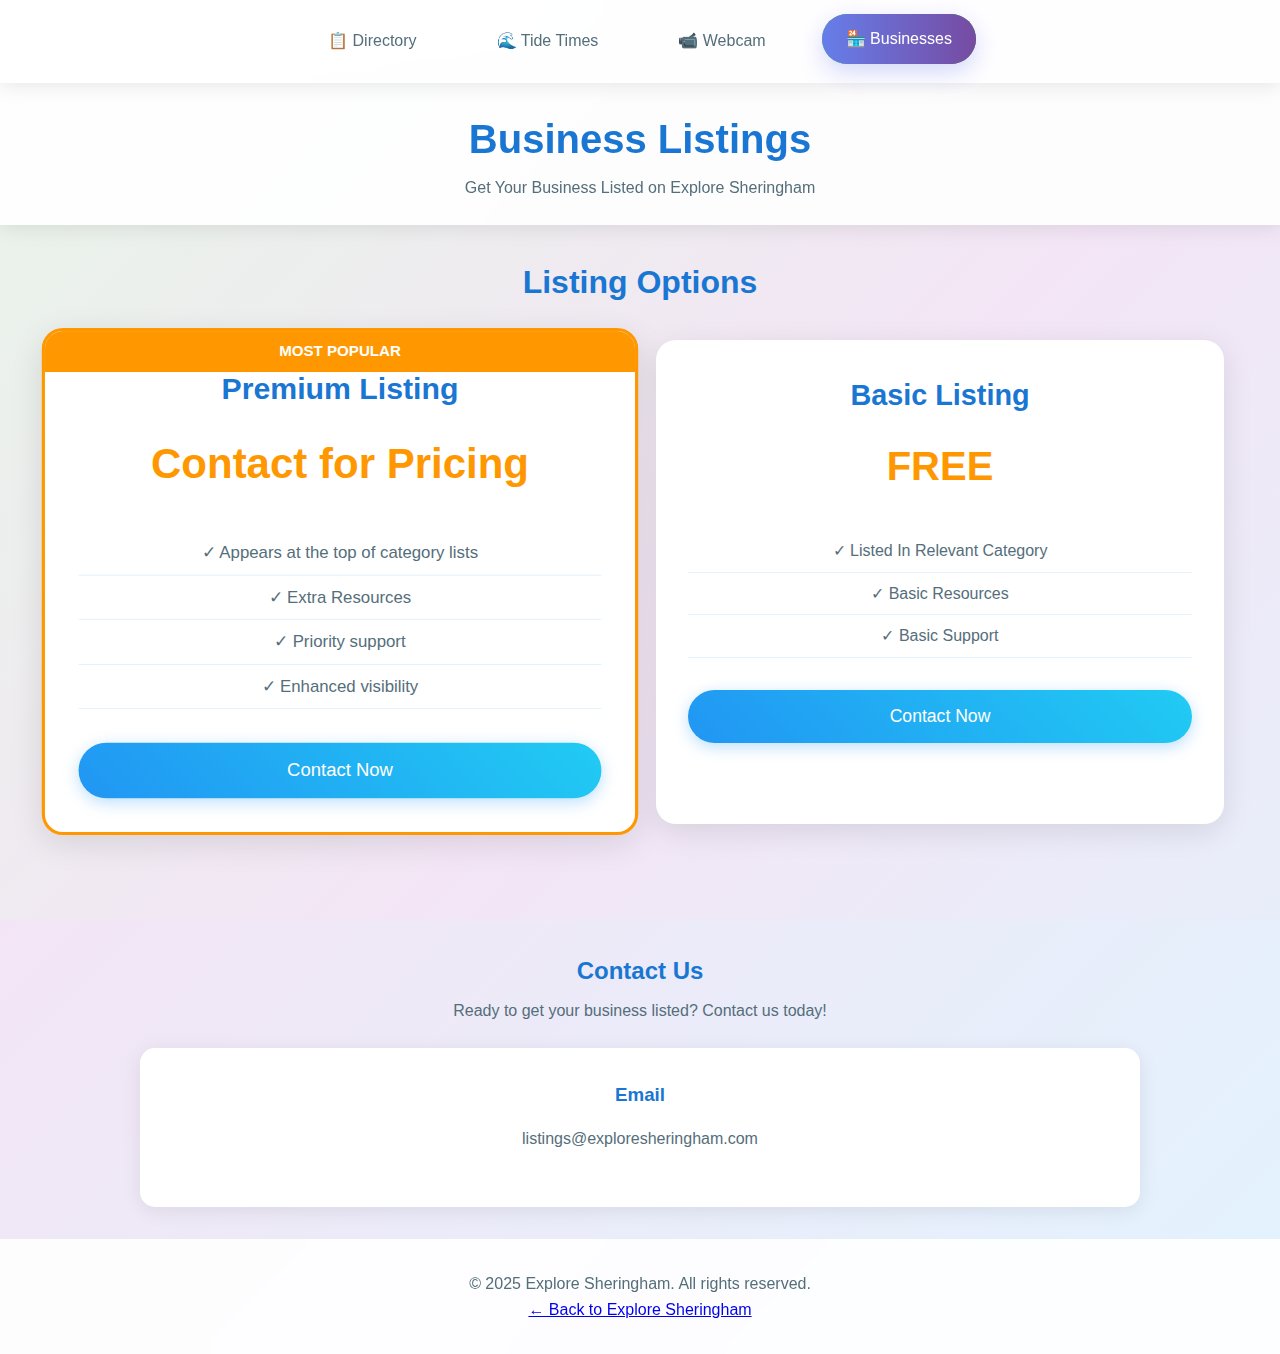
<file: pricing.html>
<!DOCTYPE html>
<html lang="en">
<head>
    <meta charset="UTF-8">
    <meta name="viewport" content="width=device-width, initial-scale=1.0">
    <title>Business Listings - Explore Sheringham</title>
    <link rel="stylesheet" href="style.css">
</head>
<body>
    <nav class="navbar">
        <div class="navbar-container">
            <a href="index.html#directory" class="nav-item">📋 Directory</a>
            <a href="tides.html" class="nav-item">🌊 Tide Times</a>
            <a href="webcam.html" class="nav-item">📹 Webcam</a>
            <a href="pricing.html" class="nav-item active">🏪 Businesses</a>
        </div>
    </nav>

    <header>
        <h1 class="title">Business Listings</h1>
        <p class="subtitle">Get Your Business Listed on Explore Sheringham</p>
    </header>

    <section class="pricing-section">
        <div class="pricing-container">
            <h2>Listing Options</h2>
            <div class="pricing-cards">
                <div class="pricing-card featured">
                    <div class="pricing-header">
                        <h3>Premium Listing</h3>
                        <div class="price">Contact for Pricing</div>
                    </div>
                    <ul>
                        <li>✓ Appears at the top of category lists</li>
                        <li>✓ Extra Resources</li>
                        <li>✓ Priority support</li>
                        <li>✓ Enhanced visibility</li>
                    </ul>
                    <button class="pricing-btn contact-btn">Contact Now</button>
                </div>

                <div class="pricing-card basic">
                    <div class="pricing-header">
                        <h3>Basic Listing</h3>
                        <div class="price">FREE</div>
                    </div>
                    <ul>
                        <li>✓ Listed In Relevant Category</li>
                        <li>✓ Basic Resources</li>
                        <li>✓ Basic Support</li>
                    </ul>
                    <button class="pricing-btn contact-btn">Contact Now</button>
                </div>
            </div>
        </div>
    </section>

    <section class="contact-section">
        <h2>Contact Us</h2>
        <p>Ready to get your business listed? Contact us today!</p>
        <div class="contact-info">
            <div class="contact-item">
                <h3>Email</h3>
                <p>listings@exploresheringham.com</p>
            </div>
        </div>
    </section>

    <footer>
        <p>&copy; 2025 Explore Sheringham. All rights reserved.</p>
        <a href="index.html" class="back-link">← Back to Explore Sheringham</a>
    </footer>

    <script src="script.js"></script>
</body>
</html>
</file>
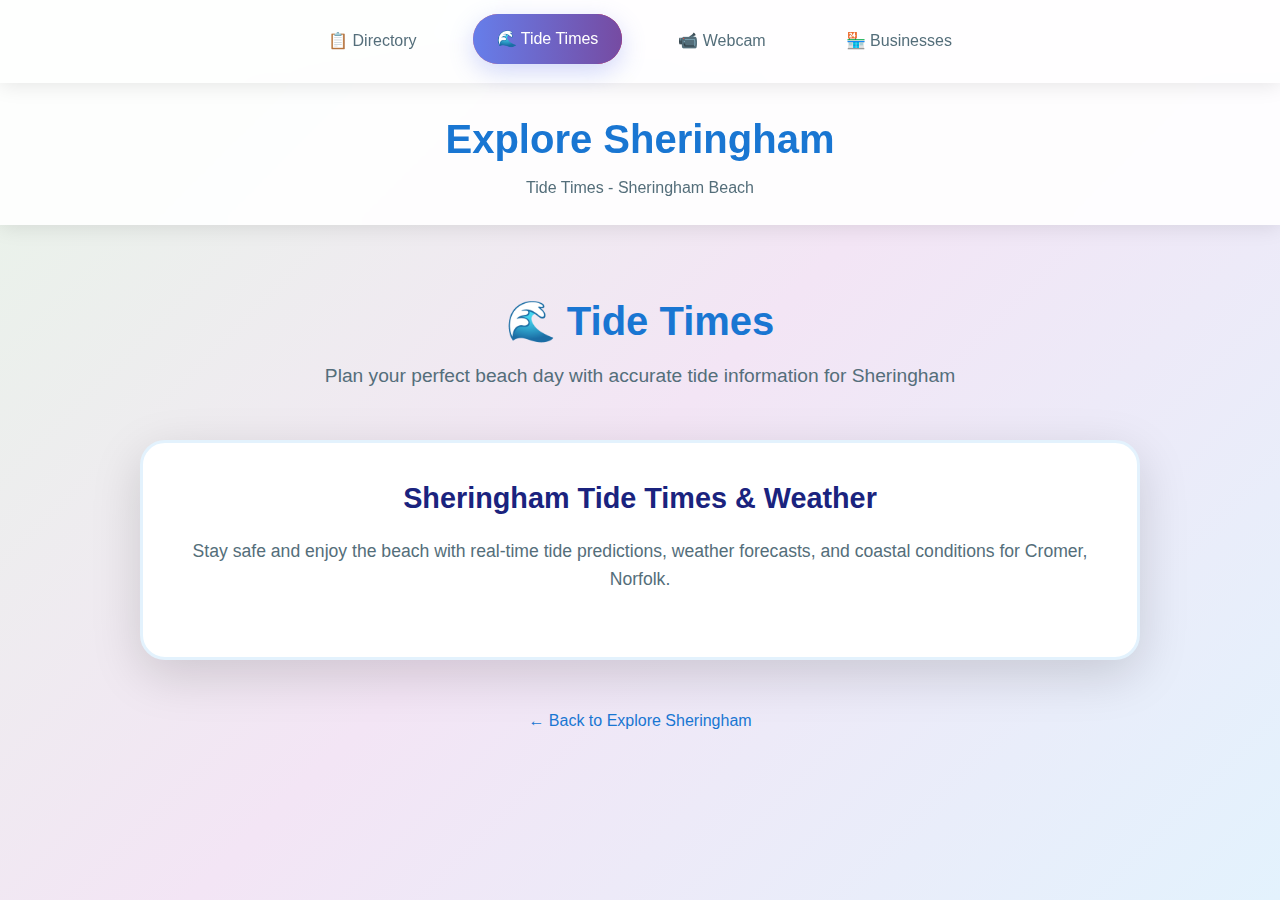
<file: tides.html>
<!DOCTYPE html>
<html lang="en">
<head>
    <meta charset="UTF-8">
    <meta name="viewport" content="width=device-width, initial-scale=1.0">
    <title>Tide Times - Sheringham Beach</title>
    <link rel="stylesheet" href="style.css">
    <style>
        .tides-container {
            max-width: 1200px;
            margin: 2rem auto;
            padding: 2rem;
        }

        .tides-header {
            text-align: center;
            margin-bottom: 3rem;
        }

        .tides-header h1 {
            font-size: 2.5rem;
            color: #1976d2;
            margin-bottom: 0.5rem;
        }

        .tides-header p {
            font-size: 1.2rem;
            color: #546e7a;
        }

    .tides-widget {
        background: white;
        border-radius: 25px;
        padding: 2rem;
        box-shadow: 0 15px 50px rgba(0, 0, 0, 0.15);
        border: 3px solid #e3f2fd;
        margin: 0 auto;
        max-width: 1000px;
        display: flex;
        flex-direction: column;
        align-items: center;
        text-align: center;
    }

        .tides-info {
            text-align: center;
            margin-bottom: 2rem;
        }

        .tides-info h2 {
            color: #1a237e;
            font-size: 1.8rem;
            margin-bottom: 1rem;
        }

        .tides-info p {
            color: #546e7a;
            font-size: 1.1rem;
            line-height: 1.6;
        }

        .back-link {
            display: block;
            text-align: center;
            margin-top: 3rem;
            color: #1976d2;
            text-decoration: none;
            font-weight: 500;
            transition: color 0.3s ease;
        }

        .back-link:hover {
            color: #1565c0;
        }

        @media (max-width: 768px) {
            .tides-widget {
                padding: 1.5rem;
                border-radius: 20px;
            }

            .tides-info h2 {
                font-size: 1.5rem;
            }
        }
    </style>
</head>
<body>
    <nav class="navbar">
        <div class="navbar-container">
            <a href="index.html#directory" class="nav-item">📋 Directory</a>
            <a href="tides.html" class="nav-item active">🌊 Tide Times</a>
            <a href="webcam.html" class="nav-item">📹 Webcam</a>
            <a href="pricing.html" class="nav-item">🏪 Businesses</a>
        </div>
    </nav>

    <header>
        <h1 class="title">Explore Sheringham</h1>
        <p class="subtitle">Tide Times - Sheringham Beach</p>
    </header>

    <div class="tides-container">
        <div class="tides-header">
            <h1>🌊 Tide Times</h1>
            <p>Plan your perfect beach day with accurate tide information for Sheringham</p>
        </div>

        <div class="tides-widget">
            <div class="tides-info">
                <h2>Sheringham Tide Times & Weather</h2>
                <p>Stay safe and enjoy the beach with real-time tide predictions, weather forecasts, and coastal conditions for Cromer, Norfolk.</p>
            </div>

            <script type="text/javascript" src="https://tides.today/en/%F0%9F%8C%8D/england/norfolk/cromer/widget.js" async></script>
            <script src="https://tides.today/en/%F0%9F%8C%8D/england/norfolk/cromer/widget-init.js?includeMap=true&includeWeather=true&includeStyles=true&includeTitle=true&numberDays=5&weatherUnit=c" async></script>
            <div id="tidewidget__71"></div>
        </div>

        <a href="index.html" class="back-link">← Back to Explore Sheringham</a>
    </div>

    <script src="script.js"></script>
</body>
</html>
</file>
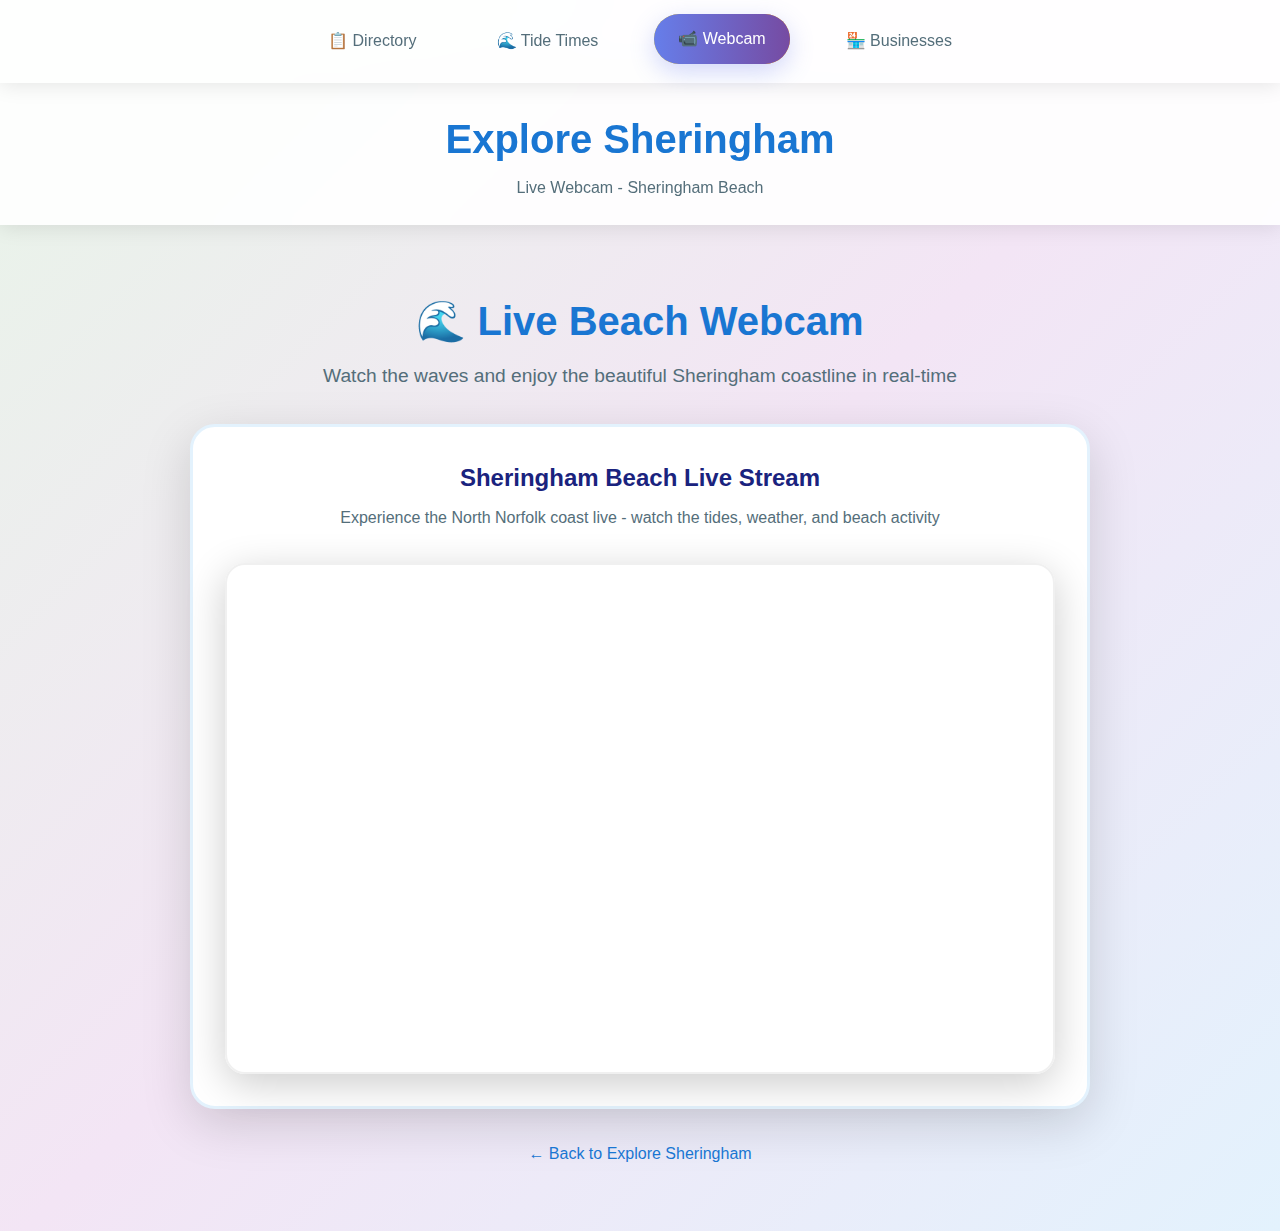
<file: webcam.html>
<!DOCTYPE html>
<html lang="en">
<head>
    <meta charset="UTF-8">
    <meta name="viewport" content="width=device-width, initial-scale=1.0">
    <title>Live Webcam - Sheringham Beach</title>
    <link rel="stylesheet" href="style.css">
    <style>
        .webcam-container {
            max-width: 1200px;
            margin: 2rem auto;
            padding: 2rem;
        }

        .webcam-header {
            text-align: center;
            margin-bottom: 2rem;
        }

        .webcam-header h1 {
            font-size: 2.5rem;
            color: #1976d2;
            margin-bottom: 0.5rem;
        }

        .webcam-header p {
            font-size: 1.2rem;
            color: #546e7a;
        }

        .webcam-frame {
            background: white;
            border-radius: 25px;
            padding: 2rem;
            box-shadow: 0 15px 50px rgba(0, 0, 0, 0.15);
            border: 3px solid #e3f2fd;
            margin: 0 auto;
            max-width: 900px;
        }

        .webcam-info {
            text-align: center;
            margin-bottom: 2rem;
        }

        .webcam-info h2 {
            color: #1a237e;
            font-size: 1.5rem;
            margin-bottom: 0.5rem;
        }

        .webcam-info p {
            color: #546e7a;
            font-size: 1rem;
        }

        .webcam-embed {
            border-radius: 20px;
            overflow: hidden;
            box-shadow: 0 10px 40px rgba(0, 0, 0, 0.2);
            border: 2px solid #f0f0f0;
        }

        .webcam-embed iframe {
            width: 100%;
            height: 500px;
            border: none;
            border-radius: 18px;
        }

        .back-link {
            display: block;
            text-align: center;
            margin-top: 2rem;
            color: #1976d2;
            text-decoration: none;
            font-weight: 500;
            transition: color 0.3s ease;
        }

        .back-link:hover {
            color: #1565c0;
        }

        @media (max-width: 768px) {
            .webcam-frame {
                padding: 1rem;
                border-radius: 20px;
            }

            .webcam-embed iframe {
                height: 300px;
                border-radius: 15px;
            }
        }
    </style>
</head>
<body>
    <nav class="navbar">
        <div class="navbar-container">
            <a href="index.html#directory" class="nav-item">📋 Directory</a>
            <a href="tides.html" class="nav-item">🌊 Tide Times</a>
            <a href="webcam.html" class="nav-item active">📹 Webcam</a>
            <a href="pricing.html" class="nav-item">🏪 Businesses</a>
        </div>
    </nav>

    <header>
        <h1 class="title">Explore Sheringham</h1>
        <p class="subtitle">Live Webcam - Sheringham Beach</p>
    </header>

    <div class="webcam-container">
        <div class="webcam-header">
            <h1>🌊 Live Beach Webcam</h1>
            <p>Watch the waves and enjoy the beautiful Sheringham coastline in real-time</p>
        </div>

        <div class="webcam-frame">
            <div class="webcam-info">
                <h2>Sheringham Beach Live Stream</h2>
                <p>Experience the North Norfolk coast live - watch the tides, weather, and beach activity</p>
            </div>

            <div class="webcam-embed">
                <iframe src="https://g0.ipcamlive.com/player/player.php?alias=61b48069d5f95&autoplay=1"
                        allowfullscreen
                        title="Sheringham Beach Live Webcam">
                </iframe>
            </div>
        </div>

        <a href="index.html" class="back-link">← Back to Explore Sheringham</a>
    </div>

    <script src="script.js"></script>
</body>
</html>
</file>
<file: style.css>
/* Reset and base styles */
* {
    margin: 0;
    padding: 0;
    box-sizing: border-box;
}

body {
    font-family: 'Segoe UI', Tahoma, Geneva, Verdana, sans-serif;
    line-height: 1.6;
    color: #1a237e;
    background: linear-gradient(135deg, #e8f5e8 0%, #f3e5f5 50%, #e3f2fd 100%);
    min-height: 100vh;
}

header {
    text-align: center;
    padding: 1.5rem 1rem;
    background: rgba(255, 255, 255, 0.9);
    backdrop-filter: blur(10px);
    box-shadow: 0 2px 20px rgba(0, 0, 0, 0.1);
}

.title {
    font-size: 2.5rem;
    font-weight: 700;
    color: #1976d2;
    margin-bottom: 0.3rem;
    animation: fadeInUp 1s ease-out;
}

.subtitle {
    font-size: 1rem;
    color: #546e7a;
    animation: fadeInUp 1s ease-out 0.2s both;
}

/* Hero section */
.hero {
    position: relative;
    height: 50vh;
    display: flex;
    align-items: center;
    justify-content: center;
    overflow: hidden;
    margin-bottom: 2rem;
}

.wave-background {
    position: absolute;
    top: 0;
    left: 0;
    width: 100%;
    height: 100%;
    background: linear-gradient(135deg, #667eea 0%, #764ba2 100%);
    animation: wave 10s ease-in-out infinite;
}

.wave-background::before,
.wave-background::after {
    content: '';
    position: absolute;
    top: 0;
    left: 0;
    width: 200%;
    height: 100%;
    background: inherit;
    animation: waveMove 20s linear infinite;
}

.wave-background::before {
    animation-delay: -10s;
    opacity: 0.7;
}

.wave-background::after {
    animation-delay: -15s;
    opacity: 0.5;
}

.hero-content {
    position: relative;
    z-index: 2;
    text-align: center;
    color: white;
    padding: 2rem;
    background: rgba(0, 0, 0, 0.3);
    border-radius: 20px;
    backdrop-filter: blur(10px);
    animation: fadeInScale 1s ease-out 0.5s both;
}

.hero-content h2 {
    font-size: 2.5rem;
    margin-bottom: 1rem;
}

.hero-content p {
    font-size: 1.2rem;
    margin-bottom: 2rem;
}

.hero-buttons {
    display: flex;
    gap: 1rem;
    justify-content: center;
    flex-wrap: wrap;
}

.explore-btn, .webcam-btn {
    background: linear-gradient(45deg, #ff9800, #ff5722);
    color: white;
    border: none;
    padding: 1rem 2rem;
    font-size: 1.1rem;
    border-radius: 50px;
    cursor: pointer;
    transition: all 0.3s ease;
    box-shadow: 0 4px 15px rgba(0, 0, 0, 0.2);
    text-decoration: none;
    display: inline-block;
}

.explore-btn:hover, .webcam-btn:hover {
    transform: translateY(-3px);
    box-shadow: 0 6px 20px rgba(0, 0, 0, 0.3);
}

.webcam-btn {
    background: linear-gradient(45deg, #2196f3, #21cbf3);
    box-shadow: 0 4px 15px rgba(33, 150, 243, 0.3);
}

.webcam-btn:hover {
    box-shadow: 0 6px 20px rgba(33, 150, 243, 0.4);
}

/* Directory section */
.directory {
    padding: 2rem 1rem;
    max-width: 1200px;
    margin: 0 auto;
    text-align: center;
}

.directory h2 {
    font-size: 2rem;
    color: #1976d2;
    margin-bottom: 1.5rem;
    animation: fadeInUp 1s ease-out;
}

.category-tabs {
    display: flex;
    justify-content: center;
    flex-wrap: wrap;
    gap: 1rem;
    margin-bottom: 3rem;
}

.tab-btn {
    background: rgba(255, 255, 255, 0.9);
    border: 2px solid #e3f2fd;
    color: #1976d2;
    padding: 0.75rem 1.5rem;
    border-radius: 50px;
    cursor: pointer;
    font-size: 1rem;
    font-weight: 500;
    transition: all 0.3s ease;
    backdrop-filter: blur(10px);
}

.tab-btn:hover,
.tab-btn.active {
    background: linear-gradient(45deg, #2196f3, #21cbf3);
    color: white;
    transform: translateY(-2px);
    box-shadow: 0 4px 15px rgba(33, 150, 243, 0.3);
}



.category-content {
    display: none;
}

.category-content.active {
    display: block;
    animation: fadeInScale 0.5s ease-out;
}

.business-card {
    background: linear-gradient(145deg, #ffffff 0%, #f8f9fa 100%);
    border-radius: 20px;
    padding: 2rem;
    margin-bottom: 2rem;
    box-shadow: 0 8px 32px rgba(0, 0, 0, 0.1);
    border: 1px solid rgba(255, 255, 255, 0.8);
    transition: all 0.4s cubic-bezier(0.175, 0.885, 0.32, 1.275);
    text-align: left;
    animation: fadeInUp 0.6s ease-out both;
    animation-delay: calc(var(--delay, 0) * 0.1s);
    position: relative;
    overflow: hidden;
}

.business-card::before {
    content: '';
    position: absolute;
    top: 0;
    left: 0;
    right: 0;
    height: 4px;
    background: linear-gradient(90deg, #667eea 0%, #764ba2 100%);
    opacity: 0;
    transition: opacity 0.3s ease;
}

.business-card:nth-child(1) { --delay: 1; }
.business-card:nth-child(2) { --delay: 2; }
.business-card:nth-child(3) { --delay: 3; }

.business-card:hover {
    transform: translateY(-8px) scale(1.02);
    box-shadow: 0 20px 60px rgba(0, 0, 0, 0.2);
}

.business-card:hover::before {
    opacity: 1;
}

.business-card h3 {
    color: #1a237e;
    margin-bottom: 0.75rem;
    font-size: 1.4rem;
    font-weight: 600;
    letter-spacing: -0.025em;
}

.business-card p {
    color: #546e7a;
    margin-bottom: 0.5rem;
    font-size: 0.95rem;
    line-height: 1.5;
}

/* CTA section */
.cta-section {
    background: linear-gradient(135deg, #e3f2fd 0%, #f3e5f5 100%);
    padding: 3rem 2rem;
    margin: 3rem 0;
}

.cta-content {
    max-width: 1200px;
    margin: 0 auto;
    display: grid;
    grid-template-columns: repeat(auto-fit, minmax(300px, 1fr));
    gap: 3rem;
    align-items: center;
}

.cta-business, .cta-tides {
    text-align: center;
    background: white;
    border-radius: 20px;
    padding: 2.5rem;
    box-shadow: 0 10px 40px rgba(0, 0, 0, 0.1);
    border: 1px solid rgba(255, 255, 255, 0.8);
    transition: all 0.3s ease;
}

.cta-business:hover, .cta-tides:hover {
    transform: translateY(-5px);
    box-shadow: 0 20px 60px rgba(0, 0, 0, 0.15);
}

.cta-business h2, .cta-tides h2 {
    font-size: 1.8rem;
    color: #1976d2;
    margin-bottom: 1rem;
    font-weight: 600;
}

.cta-business p, .cta-tides p {
    font-size: 1.1rem;
    color: #546e7a;
    margin-bottom: 2rem;
    line-height: 1.6;
}

.cta-btn, .tide-btn {
    background: linear-gradient(135deg, #667eea 0%, #764ba2 100%);
    color: white;
    border: none;
    padding: 1.2rem 2.5rem;
    font-size: 1.1rem;
    font-weight: 600;
    border-radius: 50px;
    cursor: pointer;
    transition: all 0.4s cubic-bezier(0.175, 0.885, 0.32, 1.275);
    box-shadow: 0 8px 32px rgba(102, 126, 234, 0.3);
    text-decoration: none;
    display: inline-block;
    position: relative;
    overflow: hidden;
}

.cta-btn::before, .tide-btn::before {
    content: '';
    position: absolute;
    top: 0;
    left: -100%;
    width: 100%;
    height: 100%;
    background: linear-gradient(90deg, transparent, rgba(255, 255, 255, 0.2), transparent);
    transition: left 0.5s;
}

.cta-btn:hover, .tide-btn:hover {
    transform: translateY(-5px) scale(1.05);
    box-shadow: 0 15px 40px rgba(102, 126, 234, 0.4);
}

.cta-btn:hover::before, .tide-btn:hover::before {
    left: 100%;
}

.tide-btn {
    background: linear-gradient(135deg, #4fc3f7 0%, #29b6f6 100%);
    box-shadow: 0 8px 32px rgba(79, 195, 247, 0.3);
}

.tide-btn:hover {
    box-shadow: 0 15px 40px rgba(79, 195, 247, 0.4);
}

/* Pricing section */
.pricing-section {
    padding: 2rem 1rem;
    max-width: 1200px;
    margin: 0 auto;
}

.pricing-container h2 {
    font-size: 2rem;
    color: #1976d2;
    text-align: center;
    margin-bottom: 2rem;
    animation: fadeInUp 1s ease-out;
}

.pricing-cards {
    display: grid;
    grid-template-columns: repeat(auto-fit, minmax(350px, 1fr));
    gap: 2rem;
    margin-bottom: 4rem;
}

.pricing-card {
    background: white;
    border-radius: 20px;
    padding: 2rem;
    box-shadow: 0 8px 30px rgba(0, 0, 0, 0.1);
    transition: all 0.3s ease;
    text-align: center;
    position: relative;
    overflow: hidden;
}

.pricing-card.featured {
    border: 3px solid #ff9800;
    transform: scale(1.05);
}

.pricing-card.featured::before {
    content: 'MOST POPULAR';
    position: absolute;
    top: 0;
    left: 0;
    right: 0;
    background: #ff9800;
    color: white;
    padding: 0.5rem;
    font-size: 0.9rem;
    font-weight: bold;
}

.pricing-header {
    margin-bottom: 2rem;
}

.pricing-header h3 {
    font-size: 1.8rem;
    color: #1976d2;
    margin-bottom: 1rem;
}

.price {
    font-size: 2.5rem;
    font-weight: bold;
    color: #ff9800;
}

.pricing-card ul {
    list-style: none;
    padding: 0;
    margin-bottom: 2rem;
}

.pricing-card li {
    padding: 0.5rem 0;
    color: #546e7a;
    border-bottom: 1px solid #e3f2fd;
}

.pricing-btn {
    background: linear-gradient(45deg, #2196f3, #21cbf3);
    color: white;
    border: none;
    padding: 1rem 2rem;
    font-size: 1.1rem;
    border-radius: 50px;
    cursor: pointer;
    transition: all 0.3s ease;
    box-shadow: 0 4px 15px rgba(33, 150, 243, 0.3);
    width: 100%;
}

.pricing-btn:hover {
    transform: translateY(-3px);
    box-shadow: 0 6px 20px rgba(33, 150, 243, 0.4);
}

/* Contact section */
.contact-section {
    background: linear-gradient(135deg, #f3e5f5 0%, #e3f2fd 100%);
    padding: 2rem 1rem;
    text-align: center;
}

.contact-section h2 {
    font-size: 1.5rem;
    color: #1976d2;
    margin-bottom: 0.5rem;
}

.contact-section p {
    font-size: 1rem;
    color: #546e7a;
    margin-bottom: 1.5rem;
}

.contact-info {
    display: grid;
    grid-template-columns: repeat(auto-fit, minmax(250px, 1fr));
    gap: 2rem;
    max-width: 1000px;
    margin: 0 auto;
}

.contact-item {
    background: white;
    border-radius: 15px;
    padding: 2rem;
    box-shadow: 0 4px 20px rgba(0, 0, 0, 0.08);
}

.contact-item h3 {
    color: #1976d2;
    margin-bottom: 1rem;
}

.contact-item p {
    color: #546e7a;
}

/* Search bar */
.search-container {
    margin-bottom: 2rem;
    text-align: center;
}

.search-input {
    width: 100%;
    max-width: 400px;
    padding: 1rem;
    border: 2px solid #e3f2fd;
    border-radius: 50px;
    font-size: 1rem;
    transition: all 0.3s ease;
}

.search-input:focus {
    outline: none;
    border-color: #2196f3;
    box-shadow: 0 0 0 3px rgba(33, 150, 243, 0.1);
}

/* Modal styles */
.modal {
    display: none;
    position: fixed;
    z-index: 1000;
    left: 0;
    top: 0;
    width: 100%;
    height: 100%;
    overflow: auto;
    background-color: rgba(0, 0, 0, 0.8);
    animation: fadeIn 0.3s ease-out;
}

.modal-content {
    background-color: white;
    margin: 5% auto;
    padding: 0;
    border-radius: 20px;
    width: 90%;
    max-width: 600px;
    box-shadow: 0 15px 40px rgba(0, 0, 0, 0.3);
    animation: slideIn 0.3s ease-out;
}

.modal-header {
    padding: 2rem;
    border-bottom: 1px solid #e3f2fd;
    position: relative;
}

.modal-header h2 {
    color: #1976d2;
    margin: 0;
    font-size: 1.8rem;
}

.close {
    position: absolute;
    top: 1rem;
    right: 1rem;
    color: #546e7a;
    font-size: 2rem;
    font-weight: bold;
    cursor: pointer;
    transition: color 0.3s ease;
}

.close:hover {
    color: #1976d2;
}

.modal-body {
    padding: 2rem;
}

.business-image {
    width: 100%;
    height: 200px;
    object-fit: cover;
    border-radius: 10px;
    margin-bottom: 1rem;
}

.business-details p {
    margin-bottom: 1rem;
    color: #546e7a;
}

.business-website {
    display: inline-block;
    background: #2196f3;
    color: white;
    padding: 0.5rem 1rem;
    border-radius: 25px;
    text-decoration: none;
    transition: all 0.3s ease;
}

.business-website:hover {
    background: #1976d2;
    transform: translateY(-2px);
}

.modal-map {
    margin-top: 2rem;
    text-align: center;
}

.modal-map h3 {
    color: #1a237e;
    margin-bottom: 1rem;
    font-size: 1.4rem;
}

.modal-map iframe {
    box-shadow: 0 4px 20px rgba(0, 0, 0, 0.15);
}

@keyframes fadeIn {
    from { opacity: 0; }
    to { opacity: 1; }
}

@keyframes slideIn {
    from {
        transform: translateY(-50px);
        opacity: 0;
    }
    to {
        transform: translateY(0);
        opacity: 1;
    }
}

/* Navigation bar */
.navbar {
    position: sticky;
    top: 0;
    z-index: 100;
    background: rgba(255, 255, 255, 0.95);
    backdrop-filter: blur(20px);
    border-bottom: 1px solid rgba(255, 255, 255, 0.2);
    box-shadow: 0 2px 20px rgba(0, 0, 0, 0.1);
    padding: 1rem 0;
    animation: slideDown 0.8s ease-out;
}

.navbar-container {
    max-width: 1200px;
    margin: 0 auto;
    padding: 0 2rem;
    display: flex;
    justify-content: center;
    align-items: center;
    gap: 2rem;
}

.nav-item {
    position: relative;
    padding: 0.75rem 1.5rem;
    color: #546e7a;
    text-decoration: none;
    font-weight: 500;
    font-size: 1rem;
    border-radius: 25px;
    transition: all 0.3s cubic-bezier(0.175, 0.885, 0.32, 1.275);
    overflow: hidden;
}

.nav-item::before {
    content: '';
    position: absolute;
    top: 0;
    left: -100%;
    width: 100%;
    height: 100%;
    background: linear-gradient(90deg, #667eea 0%, #764ba2 100%);
    transition: left 0.4s ease;
    z-index: -1;
}

.nav-item:hover, .nav-item.active {
    color: white;
    transform: translateY(-2px);
    box-shadow: 0 8px 25px rgba(102, 126, 234, 0.3);
}

.nav-item:hover::before, .nav-item.active::before {
    left: 0;
}

.nav-item:nth-child(1):hover, .nav-item:nth-child(1).active {
    background: linear-gradient(90deg, #87CEEB 0%, #4682B4 100%);
}

.nav-item:nth-child(2):hover, .nav-item:nth-child(2).active {
    background: linear-gradient(90deg, #FF6B6B 0%, #DC143C 100%);
}

.nav-item:nth-child(3):hover, .nav-item:nth-child(3).active {
    background: linear-gradient(90deg, #FFD700 0%, #FFA500 100%);
}

.nav-item:nth-child(4):hover, .nav-item:nth-child(4).active {
    background: linear-gradient(90deg, #32CD32 0%, #228B22 100%);
}

@keyframes slideDown {
    from {
        transform: translateY(-100%);
        opacity: 0;
    }
    to {
        transform: translateY(0);
        opacity: 1;
    }
}

/* Map section */
.map-section {
    background: white;
    border-radius: 20px;
    padding: 2rem;
    margin-bottom: 2rem;
    box-shadow: 0 8px 32px rgba(0, 0, 0, 0.1);
    border: 1px solid rgba(255, 255, 255, 0.8);
    text-align: center;
}

.map-section h3 {
    color: #1a237e;
    font-size: 1.5rem;
    margin-bottom: 1.5rem;
    font-weight: 600;
}

.map-section iframe {
    border-radius: 15px;
    box-shadow: 0 4px 20px rgba(0, 0, 0, 0.15);
}

/* Footer */
footer {
    text-align: center;
    padding: 2rem;
    background: rgba(255, 255, 255, 0.9);
    backdrop-filter: blur(10px);
    color: #546e7a;
}

/* Animations */
@keyframes fadeInUp {
    from {
        opacity: 0;
        transform: translateY(30px);
    }
    to {
        opacity: 1;
        transform: translateY(0);
    }
}

@keyframes fadeInScale {
    from {
        opacity: 0;
        transform: scale(0.9);
    }
    to {
        opacity: 1;
        transform: scale(1);
    }
}

@keyframes wave {
    0%, 100% {
        transform: translateX(0);
    }
    50% {
        transform: translateX(-25px);
    }
}

@keyframes waveMove {
    0% {
        transform: translateX(0);
    }
    100% {
        transform: translateX(-50%);
    }
}

/* Responsive design */
@media (max-width: 768px) {
    .title {
        font-size: 2rem;
    }

    .hero-content h2 {
        font-size: 1.8rem;
    }

    .hero-buttons {
        flex-direction: column;
        gap: 1rem;
    }

    .explore-btn, .webcam-btn {
        width: 100%;
        max-width: 300px;
        margin: 0 auto;
    }

    .navbar-container {
        padding: 0 1rem;
        gap: 0.5rem;
        flex-wrap: wrap;
        justify-content: space-around;
    }

    .nav-item {
        padding: 0.5rem 1rem;
        font-size: 0.9rem;
        min-width: auto;
    }

    .nav-item:nth-child(1)::before,
    .nav-item:nth-child(2)::before,
    .nav-item:nth-child(3)::before,
    .nav-item:nth-child(4)::before {
        background: linear-gradient(90deg, #667eea 0%, #764ba2 100%);
    }

    .directory h2 {
        font-size: 1.8rem;
        margin-bottom: 1rem;
    }

    .search-container {
        margin-bottom: 1.5rem;
    }

    .search-input {
        max-width: 100%;
    }

    .category-tabs {
        gap: 0.25rem;
        margin-bottom: 2rem;
    }

    .tab-btn {
        padding: 0.6rem 1rem;
        font-size: 0.85rem;
        white-space: nowrap;
    }

    .business-card {
        padding: 1.5rem;
        margin-bottom: 1.5rem;
    }

    .business-card h3 {
        font-size: 1.2rem;
    }

    .cta-content {
        gap: 2rem;
    }

    .cta-business, .cta-tides {
        padding: 2rem 1.5rem;
    }

    .cta-business h2, .cta-tides h2 {
        font-size: 1.5rem;
    }

    .modal-content {
        margin: 10% auto;
        width: 95%;
        max-width: 95%;
    }

    .modal-body {
        padding: 1.5rem;
    }

    .modal-map iframe {
        height: 200px;
    }
}

@media (max-width: 480px) {
    .title {
        font-size: 1.8rem;
    }

    .hero-content h2 {
        font-size: 1.5rem;
    }

    .hero-content p {
        font-size: 1rem;
    }

    .navbar-container {
        padding: 0 0.5rem;
        gap: 0.25rem;
    }

    .nav-item {
        padding: 0.4rem 0.8rem;
        font-size: 0.8rem;
    }

    .directory h2 {
        font-size: 1.5rem;
    }

    .tab-btn {
        padding: 0.5rem 0.8rem;
        font-size: 0.8rem;
    }

    .business-card {
        padding: 1.2rem;
        margin-bottom: 1.2rem;
    }

    .business-card h3 {
        font-size: 1.1rem;
    }

    .business-card p {
        font-size: 0.9rem;
    }

    .cta-business, .cta-tides {
        padding: 1.5rem 1rem;
    }

    .cta-business h2, .cta-tides h2 {
        font-size: 1.3rem;
    }

    .cta-business p, .cta-tides p {
        font-size: 0.95rem;
    }

    .cta-btn, .tide-btn {
        padding: 1rem 1.5rem;
        font-size: 1rem;
    }

    .modal-content {
        margin: 5% auto;
        width: 98%;
    }

    .modal-header h2 {
        font-size: 1.5rem;
    }

    .business-image {
        height: 150px;
    }
}
</file>
